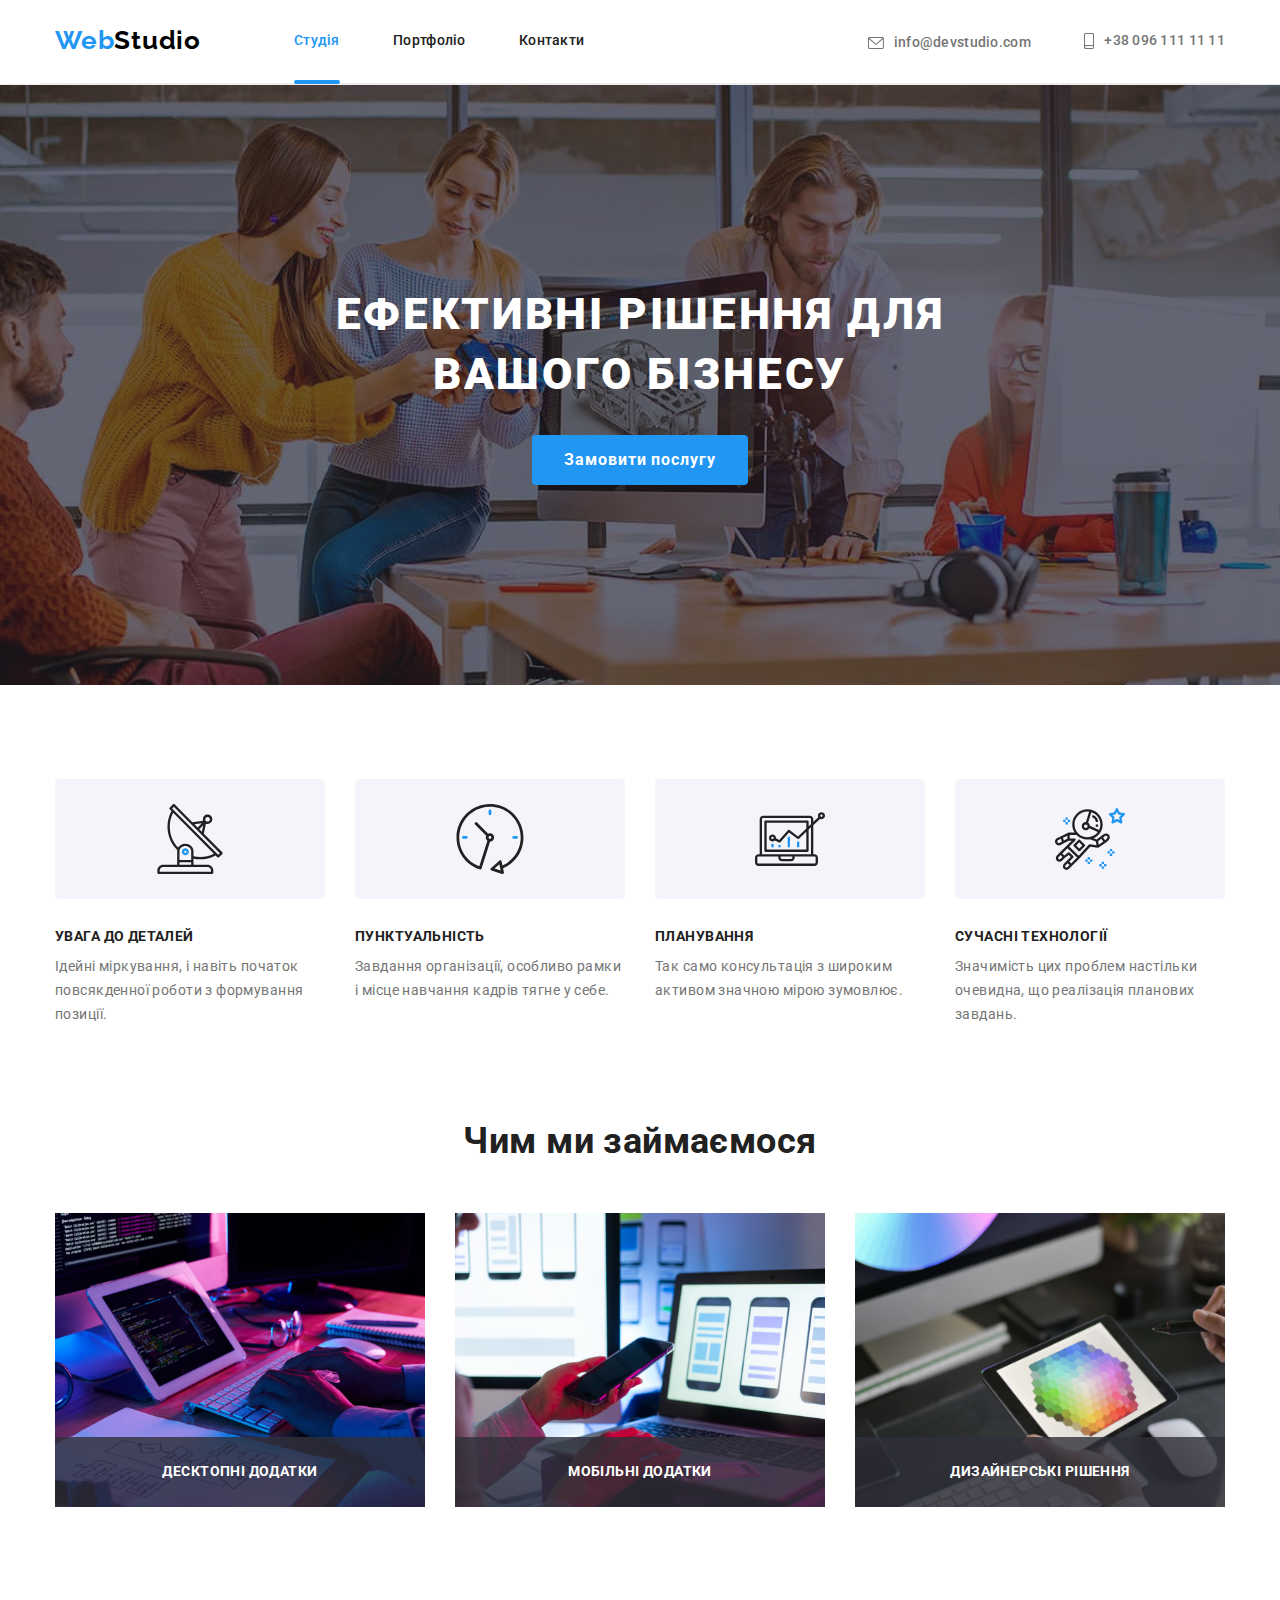
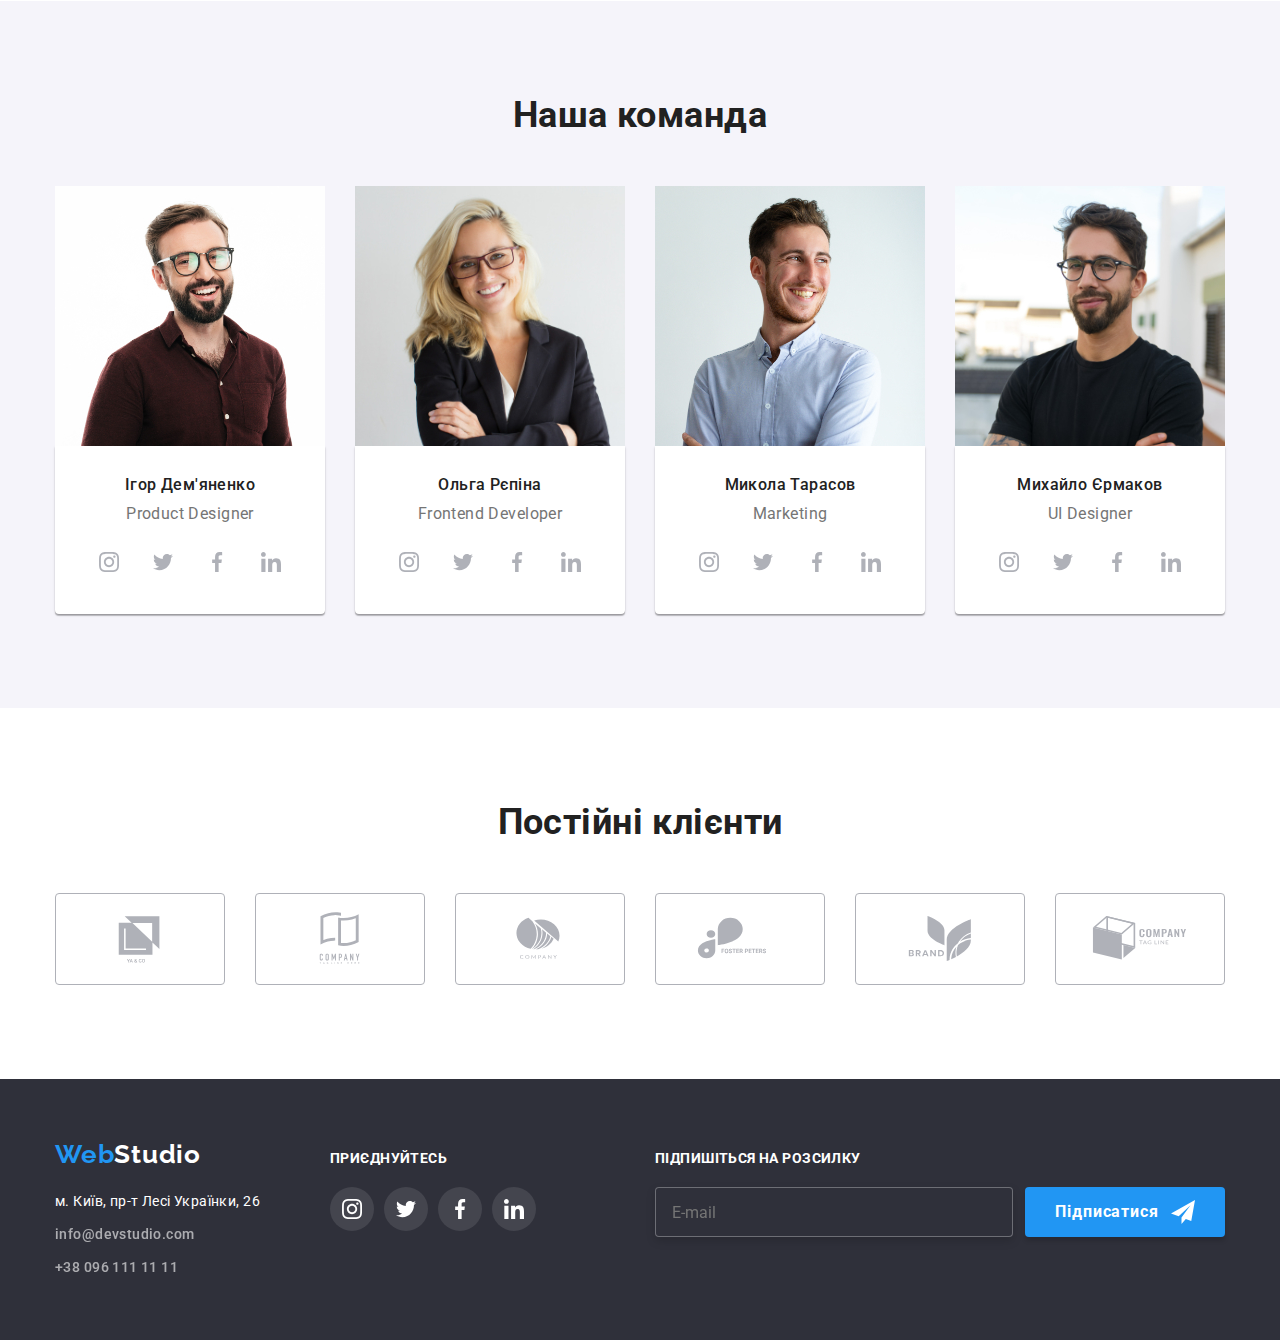
<file: index.html>
<!DOCTYPE html>
<html lang="uk">
  <head>
    <meta charset="UTF-8" />
    <meta http-equiv="X-UA-Compatible" content="IE=edge" />
    <meta name="viewport" content="width=device-width, initial-scale=1.0" />
    <link rel="preconnect" href="https://fonts.googleapis.com" />
    <link rel="preconnect" href="https://fonts.gstatic.com" crossorigin />
    <link
      href="https://fonts.googleapis.com/css2?family=Raleway:wght@700&family=Roboto:wght@400;500;700;900&display=swap"
      rel="stylesheet"
    />
    <link
      rel="stylesheet"
      href="https://cdnjs.cloudflare.com/ajax/libs/modern-normalize/1.1.0/modern-normalize.min.css"
    />
    <link rel="stylesheet" href="css/styles.css" />
    <title>Document</title>
  </head>
  <body>
    <!--Шапка сайта-->

    <header class="header">
      <div class="container header">
        <nav class="nav">
          <a class="nav__logo nav__logo--right" href="./index.html"
            >Web<span class="nav__logo--black">Studio</span></a
          >
          <ul class="nav-list">
            <li class="nav-item">
              <a href="./index.html" class="nav-list__link--current">Студія</a>
            </li>
            <li class="nav-item">
              <a href="./portfolio.html" class="nav-list__link">Портфоліо</a>
            </li>
            <li class="nav-item">
              <a href="" class="nav-list__link">Контакти</a>
            </li>
          </ul>
        </nav>
        <ul class="nav-list">
          <li class="nav-item">
            <a class="nav-list__contact" href="mailto:info@devstudio.com">
              <svg class="icon envelope">
                <use href="./images/symbol-defs.svg#envelope"></use>
              </svg>
              info@devstudio.com</a
            >
          </li>
          <li class="nav-item">
            <a class="nav-list__contact" href="tel:+380961111111">
              <svg class="icon smartphone">
                <use href="./images/symbol-defs.svg#smartphone"></use>
              </svg>
              +38 096 111 11 11</a
            >
          </li>
        </ul>
      </div>
    </header>

    <!--Герой-->
    <main>
      <section class="hero">
        <div class="container">
          <h1 class="hero-title">
            Ефективні рішення для<br />
            вашого бізнесу
          </h1>
          <button data-modal-open class="btn" type="button">
            Замовити послугу
          </button>
        </div>
      </section>
      <!--Особливості-->
      <section class="section special">
        <div class="container">
          <h2 hidden>Особливості</h2>
          <ul class="wwd">
            <li class="list">
              <div class="features-icon">
                <svg class="icon">
                  <use href="./images/symbol-defs.svg#antenna"></use>
                </svg>
              </div>
              <h3 class="specialities">УВАГА ДО ДЕТАЛЕЙ</h3>
              <p class="paragraph-title">
                Ідейні міркування, і навіть початок повсякденної роботи з
                формування позиції.
              </p>
            </li>
            <li class="list">
              <div class="features-icon">
                <svg class="icon">
                  <use href="./images/symbol-defs.svg#clock"></use>
                </svg>
              </div>
              <h3 class="specialities">ПУНКТУАЛЬНІСТЬ</h3>
              <p class="paragraph-title">
                Завдання організації, особливо рамки і місце навчання кадрів
                тягне у себе.
              </p>
            </li>
            <li class="list">
              <div class="features-icon">
                <svg class="icon">
                  <use href="./images/symbol-defs.svg#diagram"></use>
                </svg>
              </div>
              <h3 class="specialities">ПЛАНУВАННЯ</h3>
              <p class="paragraph-title">
                Так само консультація з широким активом значною мірою зумовлює.
              </p>
            </li>
            <li class="list">
              <div class="features-icon">
                <svg class="icon">
                  <use href="./images/symbol-defs.svg#astronaut"></use>
                </svg>
              </div>
              <h3 class="specialities">СУЧАСНІ ТЕХНОЛОГІЇ</h3>
              <p class="paragraph-title">
                Значимість цих проблем настільки очевидна, що реалізація
                планових завдань.
              </p>
            </li>
          </ul>
        </div>
      </section>
      <!--Чим ми займаємося-->
      <section class="section-work">
        <div class="container">
          <h2 class="our-work">Чим ми займаємося</h2>
          <ul class="wwd">
            <li class="list">
              <img
                src="./images/tablet.jpg"
                alt="tablet apple with text typing "
                width="370"
              />
              <p class="description-text">Десктопні додатки</p>
            </li>
            <li class="list">
              <img src="./images/laptop.jpg" alt="laptop apple" width="370" />
              <p class="description-text">Мобільні додатки</p>
            </li>
            <li class="list">
              <img
                src="./images/tablet2.jpg"
                alt="tablet apple with colour picture "
                width="370"
              />
              <p class="description-text">Дизайнерські рішення</p>
            </li>
          </ul>
        </div>
      </section>

      <!--Наша команда-->
      <section class="section-team">
        <div class="container">
          <h2 class="section-team__title">Наша команда</h2>
          <ul class="wwd">
            <li class="list">
              <img src="./images/ihor.jpg" alt="Ігор Дем'яненко" width="270" />
              <div class="prof-name">
                <h3 class="team-name">Ігор Дем'яненко</h3>
                <p class="team-position">Product Designer</p>
                <ul class="list icon-social">
                  <li>
                    <a href="https://www.instagram.com/" class="link-team">
                      <svg class="icon">
                        <use href="./images/symbol-defs.svg#instagram"></use>
                      </svg>
                    </a>
                  </li>
                  <li class="item">
                    <a href="https://twitter.com/" class="link-team">
                      <svg class="icon">
                        <use href="./images/symbol-defs.svg#twitter"></use>
                      </svg>
                    </a>
                  </li>
                  <li class="item">
                    <a href="https://www.facebook.com/" class="link-team">
                      <svg class="icon">
                        <use href="./images/symbol-defs.svg#facebook"></use>
                      </svg>
                    </a>
                  </li>
                  <li class="item">
                    <a href="https://www.linkedin.com/" class="link-team">
                      <svg class="icon">
                        <use href="./images/symbol-defs.svg#linkedin"></use>
                      </svg>
                    </a>
                  </li>
                </ul>
              </div>
            </li>
            <li class="list">
              <img src="./images/olha.jpg" alt="Ольга Рєпіна" width="270" />
              <div class="prof-name">
                <h3 class="team-name">Ольга Рєпіна</h3>
                <p class="team-position">Frontend Developer</p>
                <ul class="list icon-social">
                  <li>
                    <a href="https://www.instagram.com/" class="link-team">
                      <svg class="icon">
                        <use href="./images/symbol-defs.svg#instagram"></use>
                      </svg>
                    </a>
                  </li>
                  <li class="item">
                    <a href="https://twitter.com/" class="link-team">
                      <svg class="icon">
                        <use href="./images/symbol-defs.svg#twitter"></use>
                      </svg>
                    </a>
                  </li>
                  <li class="item">
                    <a href="https://www.facebook.com/" class="link-team">
                      <svg class="icon">
                        <use href="./images/symbol-defs.svg#facebook"></use>
                      </svg>
                    </a>
                  </li>
                  <li class="item">
                    <a href="https://www.linkedin.com/" class="link-team">
                      <svg class="icon">
                        <use href="./images/symbol-defs.svg#linkedin"></use>
                      </svg>
                    </a>
                  </li>
                </ul>
              </div>
            </li>
            <li class="list">
              <img src="./images/mykola.jpg" alt="Микола Тарасов" width="270" />
              <div class="prof-name">
                <h3 class="team-name">Микола Тарасов</h3>
                <p class="team-position">Marketing</p>
                <ul class="list icon-social">
                  <li>
                    <a href="https://www.instagram.com/" class="link-team">
                      <svg class="icon">
                        <use href="./images/symbol-defs.svg#instagram"></use>
                      </svg>
                    </a>
                  </li>
                  <li class="item">
                    <a href="https://twitter.com/" class="link-team">
                      <svg class="icon">
                        <use href="./images/symbol-defs.svg#twitter"></use>
                      </svg>
                    </a>
                  </li>
                  <li class="item">
                    <a href="https://www.facebook.com/" class="link-team">
                      <svg class="icon">
                        <use href="./images/symbol-defs.svg#facebook"></use>
                      </svg>
                    </a>
                  </li>
                  <li class="item">
                    <a href="https://www.linkedin.com/" class="link-team">
                      <svg class="icon">
                        <use href="./images/symbol-defs.svg#linkedin"></use>
                      </svg>
                    </a>
                  </li>
                </ul>
              </div>
            </li>
            <li class="list">
              <img
                src="./images/mykhailo.jpg"
                alt="Михайло Єрмаков"
                width="270"
              />
              <div class="prof-name">
                <h3 class="team-name">Михайло Єрмаков</h3>
                <p class="team-position">UI Designer</p>
                <ul class="list icon-social">
                  <li>
                    <a href="https://www.instagram.com/" class="link-team">
                      <svg class="icon">
                        <use href="./images/symbol-defs.svg#instagram"></use>
                      </svg>
                    </a>
                  </li>
                  <li class="item">
                    <a href="https://twitter.com/" class="link-team">
                      <svg class="icon">
                        <use href="./images/symbol-defs.svg#twitter"></use>
                      </svg>
                    </a>
                  </li>
                  <li class="item">
                    <a href="https://www.facebook.com/" class="link-team">
                      <svg class="icon">
                        <use href="./images/symbol-defs.svg#facebook"></use>
                      </svg>
                    </a>
                  </li>
                  <li class="item">
                    <a href="https://www.linkedin.com/" class="link-team">
                      <svg class="icon">
                        <use href="./images/symbol-defs.svg#linkedin"></use>
                      </svg>
                    </a>
                  </li>
                </ul>
              </div>
            </li>
          </ul>
        </div>
      </section>
      <!--Постійні клієнти-->
      <section class="section-clients">
        <div class="container">
          <h2 class="section-clients__title">Постійні клієнти</h2>
          <ul class="section-clients__list">
            <li>
              <a href="https://www.google.com/" class="section-clients__link">
                <svg class="section-clients__icon">
                  <use href="./images/symbol-defs.svg#Logo1"></use>
                </svg>
              </a>
            </li>
            <li>
              <a href="https://www.google.com/" class="section-clients__link">
                <svg class="section-clients__icon">
                  <use href="./images/symbol-defs.svg#Logo2"></use>
                </svg>
              </a>
            </li>
            <li>
              <a href="https://www.google.com/" class="section-clients__link">
                <svg class="section-clients__icon">
                  <use href="./images/symbol-defs.svg#Logo3"></use>
                </svg>
              </a>
            </li>
            <li>
              <a href="https://www.google.com/" class="section-clients__link">
                <svg class="section-clients__icon">
                  <use href="./images/symbol-defs.svg#Logo4"></use>
                </svg>
              </a>
            </li>
            <li>
              <a href="https://www.google.com/" class="section-clients__link">
                <svg class="section-clients__icon">
                  <use href="./images/symbol-defs.svg#Logo5"></use>
                </svg>
              </a>
            </li>
            <li>
              <a href="https://www.google.com/" class="section-clients__link">
                <svg class="section-clients__icon">
                  <use href="./images/symbol-defs.svg#Logo6"></use>
                </svg>
              </a>
            </li>
          </ul>
        </div>
      </section>
    </main>
    <footer class="footer">
      <div class="container">
        <div>
          <a class="nav__logo nav__logo--bottom" href="./index.html"
            >Web<span class="nav__logo--white">Studio</span></a
          >
          <address>
            <ul class="footer-address">
              <li class="footer-address__list">
                <a
                  class="footer-address__link"
                  href="https://goo.gl/maps/nPAizEGp3tmb85P76"
                  target="_blank"
                  rel="noopener noreferrer"
                  >м. Київ, пр-т Лесі Українки, 26
                </a>
              </li>
              <li class="footer-address__list">
                <a
                  class="footer-address__contact"
                  href="mailto:info@devstudio.com"
                  >info@devstudio.com</a
                >
              </li>
              <li class="footer-address__list">
                <a class="footer-address__contact" href="tel:+380961111111"
                  >+38 096 111 11 11</a
                >
              </li>
            </ul>
          </address>
        </div>
        <div class="footer-socials">
          <p class="footer-socials__title">Приєднуйтесь</p>
          <ul class="footer-socials__list">
            <li>
              <a href="https://www.instagram.com/" class="footer-socials__link">
                <svg class="footer-icon">
                  <use href="./images/symbol-defs.svg#instagram"></use>
                </svg>
              </a>
            </li>
            <li>
              <a href="https://twitter.com/" class="footer-socials__link">
                <svg class="footer-icon">
                  <use href="./images/symbol-defs.svg#twitter"></use>
                </svg>
              </a>
            </li>
            <li>
              <a href="https://www.facebook.com/" class="footer-socials__link">
                <svg class="footer-icon">
                  <use href="./images/symbol-defs.svg#facebook"></use>
                </svg>
              </a>
            </li>
            <li>
              <a href="https://www.linkedin.com/" class="footer-socials__link">
                <svg class="footer-icon">
                  <use href="./images/symbol-defs.svg#linkedin"></use>
                </svg>
              </a>
            </li>
          </ul>
        </div>
        <form name="email" class="footer-form">
          <p class="footer-socials__title">Підпишіться на розсилку</p>
          <div class="footer-input">
            <label>
              <input
                class="input-type"
                type="email"
                placeholder="E-mail"
                required
            /></label>
            <button type="submit" class="footer-form__button">
              Підписатися
            </button>
          </div>
        </form>
      </div>
    </footer>
    <div class="backdrop is-hidden" data-modal>
      <div class="modal">
        <button type="button" class="close" data-modal-close>
          <svg class="icon-modal">
            <use href="./images/symbol-defs.svg#close"></use>
          </svg>
        </button>
        <form action="registration" class="modal-form">
          <p class="text">Залиште свої дані, ми вам передзвонимо</p>
          <div class="form-field form-field-name">
            <label for="name" class="form-field-name">Ім'я</label>
            <div class="icon-container">
              <input
                type="text"
                name="name"
                id="name"
                autofocus
                class="input"
              />
              <svg class="modal-black-icon">
                <use href="./images/symbol-defs.svg#person-black"></use>
              </svg>
            </div>
          </div>
          <div class="form-field">
            <label for="tel" class="form-field-name">Телефон</label>
            <div class="icon-container">
              <input type="tel" name="tel" id="tel" class="input" />
              <svg class="modal-black-icon">
                <use href="./images/symbol-defs.svg#phone-black"></use>
              </svg>
            </div>
          </div>
          <div class="form-field">
            <label for="mail" class="form-field-name">Пошта</label>
            <div class="icon-container">
              <input type="email" name="mail" id="mail" class="input" />
              <svg class="modal-black-icon">
                <use href="./images/symbol-defs.svg#email-black"></use>
              </svg>
            </div>
          </div>
          <div class="form-field">
            <label for="comment" class="form-field-name">Коментар</label>
            <textarea
              name="comment"
              id="comment"
              rows="8"
              class="comment"
              placeholder="Введіть текст"
            ></textarea>
          </div>
          <div class="form-field checkbox">
            <label class="policy-label">
              <input
                type="checkbox"
                name="checkbox"
                class="checkbox-input"
              /><span class="checkbox-icon"></span>
              <span class="policy">Погоджуюся з розсилкою та приймаю</span
              ><a href="" class="policy-link">Умови договору</a></label
            >
          </div>
          <button type="submit" class="modal-form-button">Відправити</button>
        </form>
      </div>
    </div>
    <script src="./js/modal.js"></script>
  </body>
</html>
</file>
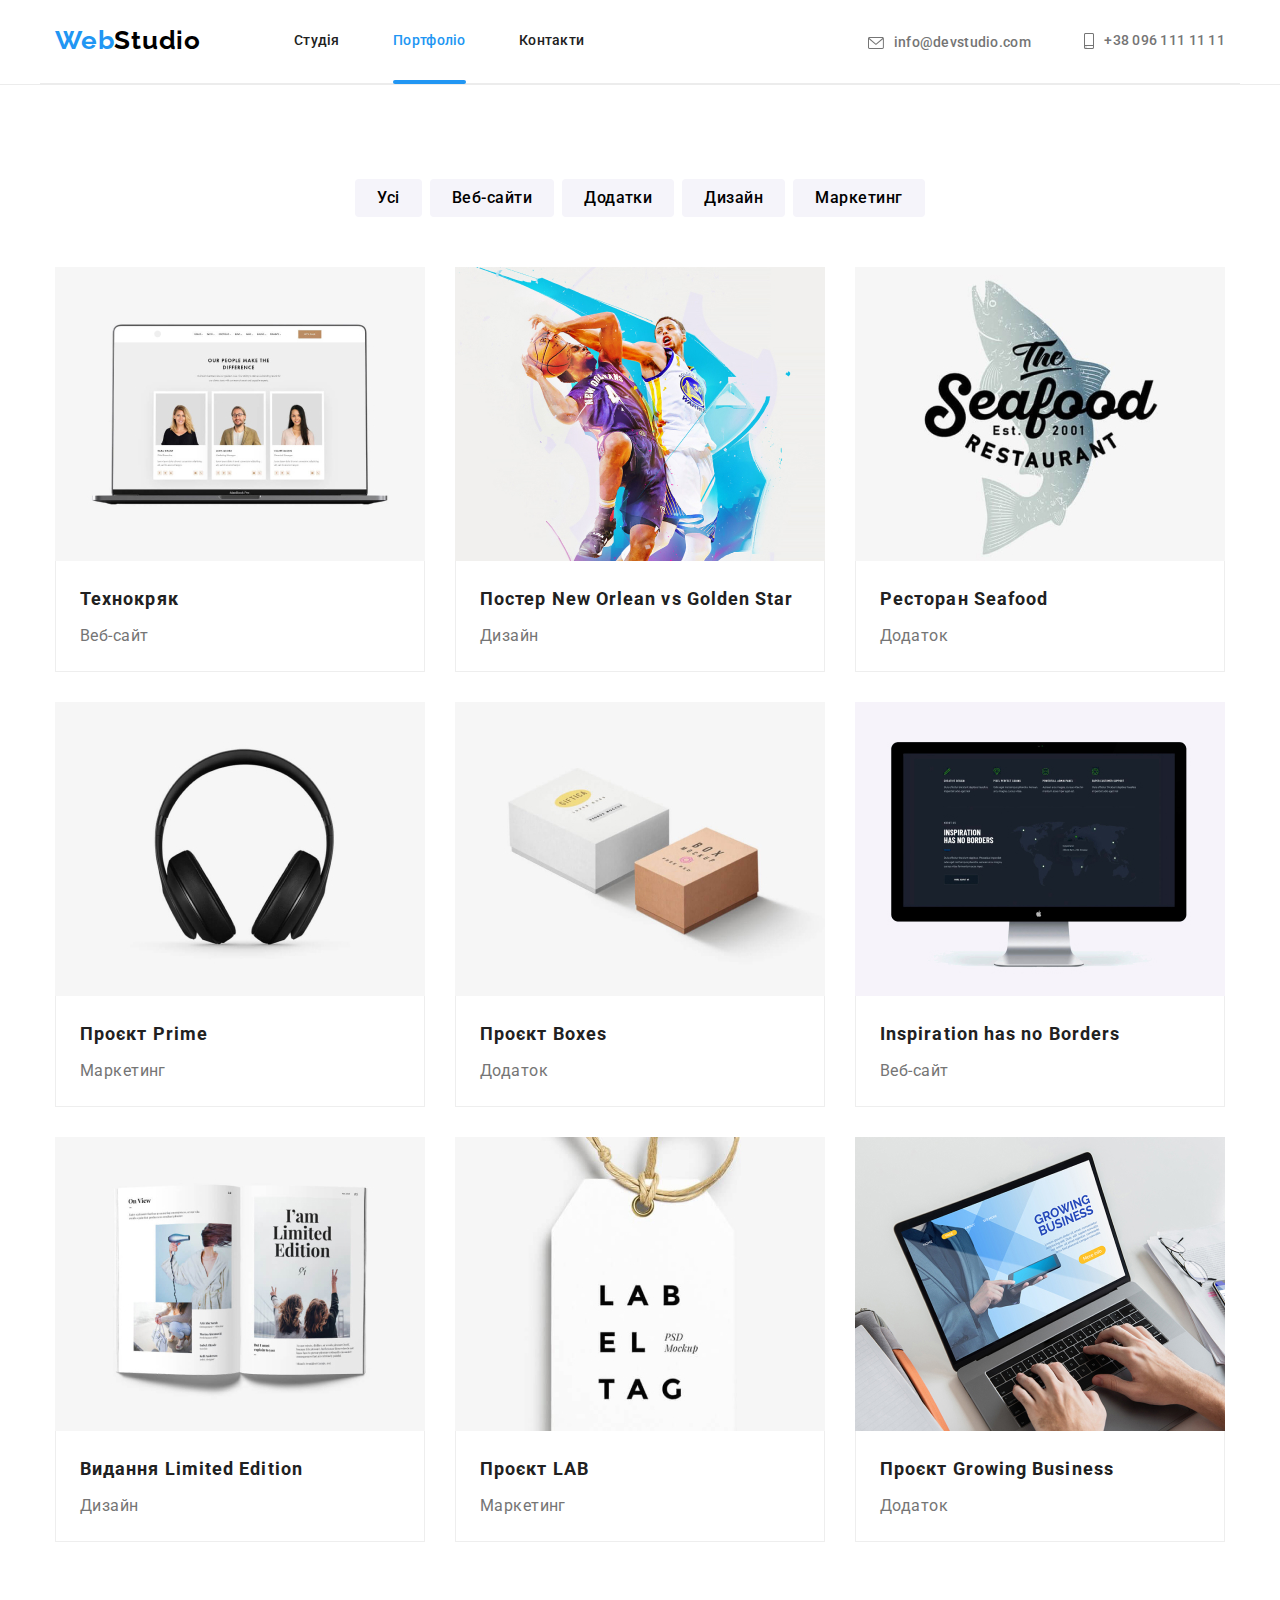
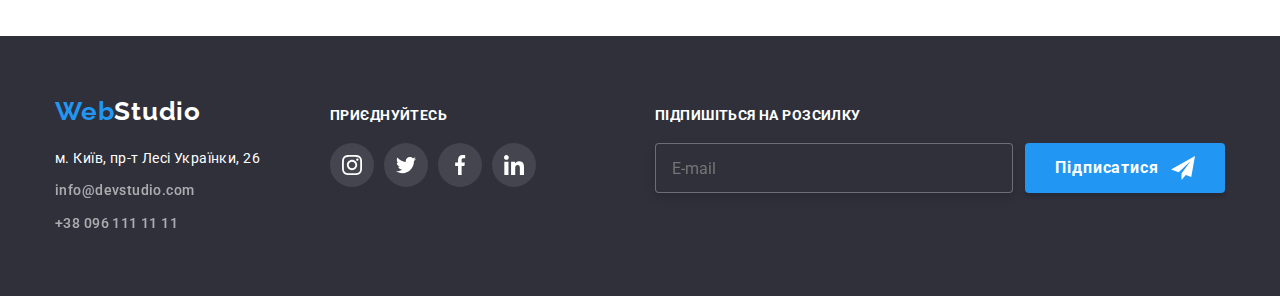
<file: portfolio.html>
<!DOCTYPE html>
<html lang="uk">
  <head>
    <meta charset="UTF-8" />
    <meta http-equiv="X-UA-Compatible" content="IE=edge" />
    <meta name="viewport" content="width=device-width, initial-scale=1.0" />
    <link rel="preconnect" href="https://fonts.googleapis.com" />
    <link rel="preconnect" href="https://fonts.gstatic.com" crossorigin />
    <link
      href="https://fonts.googleapis.com/css2?family=Raleway:wght@700&family=Roboto:wght@400;500;700;900&display=swap"
      rel="stylesheet"
    />
    <link
      rel="stylesheet"
      href="https://cdnjs.cloudflare.com/ajax/libs/modern-normalize/1.1.0/modern-normalize.min.css"
    />
    <link rel="stylesheet" href="css/styles.css" />
    <title>Document</title>
  </head>
  <body>
    <!--Шапка сайта-->
    <header class="header">
      <div class="container header">
        <nav class="nav">
          <a class="nav__logo nav__logo--right" href="./index.html"
            >Web<span class="nav__logo--black">Studio</span></a
          >
          <ul class="nav-list">
            <li class="nav-item">
              <a href="./index.html" class="nav-list__link">Студія</a>
            </li>
            <li class="nav-item">
              <a href="./portfolio.html" class="nav-list__link--current"
                >Портфоліо</a
              >
            </li>
            <li class="nav-item">
              <a href="" class="nav-list__link">Контакти</a>
            </li>
          </ul>
        </nav>
        <ul class="nav-list">
          <li class="nav-item">
            <a class="nav-list__contact" href="mailto:info@devstudio.com">
              <svg class="icon envelope">
                <use href="./images/symbol-defs.svg#envelope"></use>
              </svg>
              info@devstudio.com</a
            >
          </li>
          <li class="nav-item">
            <a class="nav-list__contact" href="tel:+380961111111">
              <svg class="icon smartphone">
                <use href="./images/symbol-defs.svg#smartphone"></use>
              </svg>
              +38 096 111 11 11</a
            >
          </li>
        </ul>
      </div>
    </header>
    <!--Герой-->
    <main>
      <section class="section-projects">
        <div class="container">
          <h1 hidden>Проєкти</h1>

          <ul class="buttons-set">
            <li class="buttons-set__list">
              <button class="buttons-set__button" type="button">Усі</button>
            </li>
            <li class="buttons-set__list">
              <button class="buttons-set__button" type="button">
                Веб-сайти
              </button>
            </li>
            <li class="buttons-set__list">
              <button class="buttons-set__button" type="button">Додатки</button>
            </li>
            <li class="buttons-set__list">
              <button class="buttons-set__button" type="button">Дизайн</button>
            </li>
            <li class="buttons-set__list">
              <button class="buttons-set__button" type="button">
                Маркетинг
              </button>
            </li>
          </ul>
          <ul class="card-set">
            <li class="card-set__gallery">
              <a class="card-set__list" href="https://www.google.com.ua">
                <div class="hidden-card">
                  <img
                    src="./portfolio-images/web-site-logo.jpg"
                    alt="web-site-logo"
                    width="370"
                  />
                  <p class="hidden-card__text">
                    Ресурс пропонує комплексні пропозиції з різним рівнем
                    функціоналу та сервісів. Все це дозволить відвідувачу
                    отримати вичерпні відомості про компанію чи приватну особу.
                  </p>
                </div>
                <div class="project-description">
                  <h2 class="project-description__name">Технокряк</h2>
                  <p class="project-description__list">Веб-сайт</p>
                </div></a
              >
            </li>
            <li class="card-set__gallery">
              <a class="card-set__list" href="https://www.google.com.ua">
                <div class="hidden-card">
                  <img
                    src="./portfolio-images/poster.jpg"
                    alt="poster"
                    width="370"
                  />
                  <p class="hidden-card__text">
                    Ресурс пропонує комплексні пропозиції з різним рівнем
                    функціоналу та сервісів. Все це дозволить відвідувачу
                    отримати вичерпні відомості про компанію чи приватну особу.
                  </p>
                </div>
                <div class="project-description">
                  <h2 class="project-description__name">
                    Постер <span lang="en"> New Orlean vs Golden Star</span>
                  </h2>
                  <p class="project-description__list">Дизайн</p>
                </div></a
              >
            </li>
            <li class="card-set__gallery">
              <a class="card-set__list" href="https://www.google.com.ua"
                ><div class="hidden-card">
                  <img
                    src="./portfolio-images/seafood.jpg"
                    alt="seafood"
                    width="370"
                  />
                  <p class="hidden-card__text">
                    The best seafood in Zhmerynka.
                  </p>
                </div>
                <div class="project-description">
                  <h2 class="project-description__name">
                    Ресторан <span lang="en">Seafood</span>
                  </h2>
                  <p class="project-description__list">Додаток</p>
                </div></a
              >
            </li>
            <li class="card-set__gallery">
              <a class="card-set__list" href="https://www.google.com.ua"
                ><div class="hidden-card">
                  <img
                    src="./portfolio-images/headset.jpg"
                    alt="headset"
                    width="370"
                  />
                  <p class="hidden-card__text">
                    Ресурс пропонує комплексні пропозиції з різним рівнем
                    функціоналу та сервісів. Все це дозволить відвідувачу
                    отримати вичерпні відомості про компанію чи приватну особу.
                  </p>
                </div>
                <div class="project-description">
                  <h2 class="project-description__name">
                    Проєкт <span lang="en">Prime</span>
                  </h2>
                  <p class="project-description__list">Маркетинг</p>
                </div></a
              >
            </li>
            <li class="card-set__gallery">
              <a class="card-set__list" href="https://www.google.com.ua"
                ><div class="hidden-card">
                  <img
                    src="./portfolio-images/boxes.jpg"
                    alt="boxes"
                    width="370"
                  />
                  <p class="hidden-card__text">
                    Ресурс пропонує комплексні пропозиції з різним рівнем
                    функціоналу та сервісів. Все це дозволить відвідувачу
                    отримати вичерпні відомості про компанію чи приватну особу.
                  </p>
                </div>
                <div class="project-description">
                  <h2 class="project-description__name">
                    Проєкт <span lang="en">Boxes</span>
                  </h2>
                  <p class="project-description__list">Додаток</p>
                </div></a
              >
            </li>
            <li class="card-set__gallery">
              <a class="card-set__list" href="https://www.google.com.ua"
                ><div class="hidden-card">
                  <img
                    src="./portfolio-images/website-inspiration.jpg"
                    alt="website-inspiration"
                    width="370"
                  />
                  <p class="hidden-card__text">
                    Ресурс пропонує комплексні пропозиції з різним рівнем
                    функціоналу та сервісів. Все це дозволить відвідувачу
                    отримати вичерпні відомості про компанію чи приватну особу.
                  </p>
                </div>
                <div class="project-description">
                  <h2 lang="en" class="project-description__name">
                    Inspiration has no Borders
                  </h2>
                  <p class="project-description__list">Веб-сайт</p>
                </div></a
              >
            </li>
            <li class="card-set__gallery">
              <a class="card-set__list" href="https://www.google.com.ua"
                ><div class="hidden-card">
                  <img
                    src="./portfolio-images/le-magazine.jpg"
                    alt="le-magazine"
                    width="370"
                  />
                  <p class="hidden-card__text">
                    Ресурс пропонує комплексні пропозиції з різним рівнем
                    функціоналу та сервісів. Все це дозволить відвідувачу
                    отримати вичерпні відомості про компанію чи приватну особу.
                  </p>
                </div>
                <div class="project-description">
                  <h2 class="project-description__name">
                    Видання <span lang="en">Limited Edition</span>
                  </h2>
                  <p class="project-description__list">Дизайн</p>
                </div></a
              >
            </li>
            <li class="card-set__gallery">
              <a class="card-set__list" href="https://www.google.com.ua"
                ><div class="hidden-card">
                  <img
                    src="./portfolio-images/project-lab.jpg"
                    alt="project-lab"
                    width="370"
                  />
                  <p class="hidden-card__text">
                    Ресурс пропонує комплексні пропозиції з різним рівнем
                    функціоналу та сервісів. Все це дозволить відвідувачу
                    отримати вичерпні відомості про компанію чи приватну особу.
                  </p>
                </div>
                <div class="project-description">
                  <h2 class="project-description__name">
                    Проєкт <span lang="en">LAB</span>
                  </h2>
                  <p class="project-description__list">Маркетинг</p>
                </div></a
              >
            </li>
            <li class="card-set__gallery">
              <a class="card-set__list" href="https://www.google.com.ua"
                ><div class="hidden-card">
                  <img
                    src="./portfolio-images/growing-business-logo.jpg"
                    alt="growing-business-logo"
                    width="370"
                  />
                  <p class="hidden-card__text">
                    Ресурс пропонує комплексні пропозиції з різним рівнем
                    функціоналу та сервісів. Все це дозволить відвідувачу
                    отримати вичерпні відомості про компанію чи приватну особу.
                  </p>
                </div>
                <div class="project-description">
                  <h2 class="project-description__name">
                    Проєкт <span lang="en">Growing Business</span>
                  </h2>
                  <p class="project-description__list">Додаток</p>
                </div>
              </a>
            </li>
          </ul>
        </div>
      </section>
    </main>
    <footer class="footer">
      <div class="container">
        <div>
          <a class="nav__logo nav__logo--bottom" href="./index.html"
            >Web<span class="nav__logo--white">Studio</span></a
          >
          <address>
            <ul class="footer-address">
              <li class="footer-address__list">
                <a
                  class="footer-address__link"
                  href="https://goo.gl/maps/nPAizEGp3tmb85P76"
                  target="_blank"
                  rel="noopener noreferrer"
                  >м. Київ, пр-т Лесі Українки, 26
                </a>
              </li>
              <li class="footer-address__list">
                <a
                  class="footer-address__contact"
                  href="mailto:info@devstudio.com"
                  >info@devstudio.com</a
                >
              </li>
              <li class="footer-address__list">
                <a class="footer-address__contact" href="tel:+380961111111"
                  >+38 096 111 11 11</a
                >
              </li>
            </ul>
          </address>
        </div>
        <div class="footer-socials">
          <p class="footer-socials__title">Приєднуйтесь</p>
          <ul class="list icon-social">
            <li>
              <a href="https://www.instagram.com/" class="footer-socials__link">
                <svg class="icon">
                  <use href="./images/symbol-defs.svg#instagram"></use>
                </svg>
              </a>
            </li>
            <li>
              <a href="https://twitter.com/" class="footer-socials__link">
                <svg class="icon">
                  <use href="./images/symbol-defs.svg#twitter"></use>
                </svg>
              </a>
            </li>
            <li>
              <a href="https://www.facebook.com/" class="footer-socials__link">
                <svg class="icon">
                  <use href="./images/symbol-defs.svg#facebook"></use>
                </svg>
              </a>
            </li>
            <li>
              <a href="https://www.linkedin.com/" class="footer-socials__link">
                <svg class="icon">
                  <use href="./images/symbol-defs.svg#linkedin"></use>
                </svg>
              </a>
            </li>
          </ul>
        </div>
        <form name="email" class="footer-form">
          <p class="footer-socials__title">Підпишіться на розсилку</p>
          <div class="footer-input">
            <label>
              <input
                class="input-type"
                type="email"
                placeholder="E-mail"
                required
            /></label>
            <button type="submit" class="footer-form__button">
              Підписатися
            </button>
          </div>
        </form>
      </div>
    </footer>
    <script src="./js/modal.js"></script>
  </body>
</html>
</file>
<file: css/styles.css>
:root {
  --main-title-color: #ffffff;
  --secondary-title-color: #757575;
  --main-text-color: #212121;
  --logo-text-color: #000000;
  --button-primary-color: #ffffff;
  --third-title-color: #2196f3;
  --footer-title-color: #2f303a;
  --hero-title-color: #2f303a;
  --section-team-color: #f5f4fa;
  --header-border-color: #ececec;
  --social-media: #afb1b8;
  --clients-link: #f5f5f5;
  --modal-window-color: #ffffff;
}

body {
  background-color: #ffffff;
  font-family: "Roboto", sans-serif;
  font-size: 14px;
  letter-spacing: 0.03em;
  margin: 0 auto;
}

h1,
h2,
h3,
h4,
h5,
h6,
p {
  margin: 0;
}

img {
  display: block;
  max-width: 100%;
  height: auto;
}

.container {
  width: 1200px;
  padding: 0 15px;
  margin: 0 auto;
}

.header {
  display: flex;
  justify-content: center;
  align-items: baseline;
  border-bottom: 1px solid var(--header-border-color);
  background-color: var(--main-title-color);
}

.list {
  list-style: none;
  margin: 0;
  padding: 0;
}

/*Header*/
/*Logo*/

.nav {
  display: flex;
  align-items: center;
}

.nav__logo {
  font-family: "Raleway", sans-serif;
  color: var(--third-title-color);
  font-size: 26px;
  font-weight: 700;
  line-height: 1.19;
  letter-spacing: 0.03em;
  text-decoration: none;
  display: block;
}

.nav__logo--right {
  margin-right: 93px;
}

.nav__logo--white {
  color: var(--main-title-color);
}

.nav__logo--bottom {
  margin-bottom: 20px;
}

.nav__logo--black {
  color: var(--logo-text-color);
}

.nav__logo:focus,
.nav__logo:active {
  font-size: 26px;
  font-weight: 700;
}

/*End of Logo*/

.nav-item {
  list-style: none;
  margin: 0;
  padding: 0;
}

.nav-list {
  margin-left: auto;
  align-items: center;
  padding: 0;
  margin-top: 0;
  margin-bottom: 0;
}

.nav-item {
  display: inline-block;
  justify-content: center;
  padding-top: 32px;
  padding-bottom: 32px;
}

.nav-item:not(:last-child) {
  margin-right: 50px;
}

.nav-list__link {
  position: relative;
  text-decoration: none;
  font-weight: 500;
  font-size: 14px;
  line-height: 16px;
  letter-spacing: 0.02em;
  color: var(--main-text-color);
  padding-top: 32px;
  padding-bottom: 32px;
  transition: color 250ms cubic-bezier(0.4, 0, 0.2, 1);
}

.nav-list__link::after {
  content: "";
  position: absolute;
  bottom: 0;
  left: 0;
  display: block;
  width: 100%;
  height: 4px;
  border-radius: 2px;
  opacity: 0;
  transition: opacity 250ms cubic-bezier(0.4, 0, 0.2, 1);
  background-color: var(--third-title-color);
}

.nav-list__link:hover,
.nav-list__link:focus {
  color: var(--third-title-color);
}

.nav-list__link--current {
  position: relative;
  color: var(--third-title-color);
  font-weight: 500;
  line-height: 1.14;
  letter-spacing: 0.02em;
  text-decoration: none;
  padding-top: 32px;
  padding-bottom: 32px;
  transition: color 250ms cubic-bezier(0.4, 0, 0.2, 1);
}

.nav-list__link--current::after {
  content: "";
  position: absolute;
  bottom: -4px;
  left: 0;
  display: block;
  width: 100%;
  height: 4px;
  border-radius: 2px;
  opacity: 1;
  transition: opacity 250ms cubic-bezier(0.4, 0, 0.2, 1);
  background-color: var(--third-title-color);
}

.nav-list__link--current:hover::after,
.nav-list__link--current:focus::after {
  opacity: 1;
}

.nav-list__contact {
  display: flex;
  text-align: center;
  gap: 10px;
  font-weight: 500;
  line-height: 1.14;
  color: var(--secondary-title-color);
  letter-spacing: 0.02em;
  text-decoration: none;
}

.nav-list__contact:hover,
.nav-list__contact:focus {
  color: var(--third-title-color);
  transition: color 250ms cubic-bezier(0.4, 0, 0.2, 1);
}

.icon.envelope {
  width: 16px;
  height: 12px;
  margin: auto;
  fill: currentColor;
}

.icon.smartphone {
  width: 10px;
  height: 16px;
  margin: auto;
  fill: currentColor;
}

/*End of Header*/

/*Main*/
/*Hero*/

/* .section {
  padding-top: 200px;
  padding-bottom: 200px;
  margin-left: auto;
  margin-right: auto;
} */

.section.special {
  padding-top: 94px;
  padding-bottom: 0;
}

.hero {
  background-color: var(--hero-title-color);
  text-align: center;
  padding: 200px 0;
  max-width: 1600px;
  height: 600px;
  margin: 0 auto;
  background-image: linear-gradient(
      to right,
      rgba(47, 48, 58, 0.4),
      rgba(47, 48, 58, 0.4)
    ),
    url(../images/hero-bg.jpg);
  background-repeat: no-repeat;
  background-position: center;
  background-size: cover;
}

.hero-title {
  margin-top: 0px;
  margin-bottom: 30px;
  font-weight: 900;
  font-size: 44px;
  line-height: 1.36;
  color: var(--main-title-color);
  background-color: var(--hero-title-color) a;
  text-align: center;
  letter-spacing: 0.06em;
  text-transform: uppercase;
}

/*End of Hero*/

/*Specialities*/

.specialities {
  font-weight: 700;
  font-size: 14px;
  line-height: 1.14;
  color: var(--main-text-color);
  margin-bottom: 10px;
}

.features-icon {
  background-color: var(--section-team-color);
  border-radius: 4px;
  display: flex;
  justify-content: center;
  align-items: center;
  margin-bottom: 30px;
  padding: 25px 0;
}

.features.list {
  display: flex;
  flex-direction: row;
  column-gap: 30px;
}

.icon {
  width: 70px;
  height: 70px;
}

.paragraph-title {
  font-weight: 400;
  line-height: 1.71;
  color: var(--secondary-title-color);
  margin-bottom: 0;
}

/*End of Specialities*/

/* <!--Чим ми займаємося--> */

.wwd {
  display: flex;
  padding: 0;
  margin: 0;
}

.buttons-set {
  display: flex;
  padding-left: 0;
  justify-content: center;
  margin-left: 0;
  margin-top: 0;
  margin-bottom: 50px;
}

.buttons-set :not(:last-child) {
  margin-right: 8px;
}

.wwd .list {
  width: 270px;
}
.wwd .list:not(:last-child) {
  margin-right: 30px;
}

.list {
  position: relative;
}

.list .description-text {
  position: absolute;
  display: flex;
  justify-content: center;
  align-items: center;
  width: 370px;
  height: 70px;

  bottom: 0;
  left: 0;

  font-weight: 700;
  line-height: 1.2;
  color: var(--main-title-color);
  background: rgba(47, 48, 58, 0.8);
  text-transform: uppercase;
}

.wwd-items {
  margin: 15px;
}

.section-work .list {
  width: 370px;
}

.our-work,
.section-team__title,
.section-clients__title {
  font-weight: 700;
  font-size: 36px;
  line-height: 1.16;
  color: var(--main-text-color);
  text-align: center;
  margin-bottom: 50px;
}

.section-work {
  padding-top: 94px;
  padding-bottom: 94px;
}

.section-projects {
  padding-top: 94px;
  padding-bottom: 94px;
}

/*<!--Наша команда-->*/

.section-team {
  background-color: var(--section-team-color);
  padding-top: 94px;
  padding-bottom: 94px;
}

.prof-name {
  background-color: var(--main-title-color);
  padding: 30px 0;
  box-shadow: 0px 1px 3px rgba(0, 0, 0, 0.12), 0px 1px 1px rgba(0, 0, 0, 0.14),
    0px 2px 1px rgba(0, 0, 0, 0.2);
  border-radius: 0px 0px 4px 4px;
}

.team-name {
  font-weight: 500;
  font-size: 16px;
  line-height: 1.16;
  text-align: center;
  color: var(--main-text-color);
  margin-bottom: 10px;
}

.link-team {
  color: var(--main-text-color);
  font-weight: 500;
  line-height: 1.14;
  letter-spacing: 0.02em;
  text-decoration: none;
}

.icon-social .link-team {
  fill: var(--social-media);
  width: 44px;
  height: 44px;
  display: flex;
  justify-content: center;
  align-items: center;
  border-radius: 50%;
  transition: fill 250ms cubic-bezier(0.4, 0, 0.2, 1),
    background-color 250ms cubic-bezier(0.4, 0, 0.2, 1);
}

.icon-social .link-team:hover,
.icon-social .link-team:focus {
  background-color: var(--third-title-color);
  fill: var(--button-primary-color);
}

.team-position {
  font-weight: 400;
  font-size: 16px;
  line-height: 1.18;
  color: var(--secondary-title-color);
  text-align: center;
  margin-bottom: 16px;
}

.list.icon-social {
  display: flex;
  flex-direction: row;
  justify-content: center;
  column-gap: 10px;
}

.icon-social .icon {
  width: 20px;
  height: 20px;
}

.icon-social .link {
  fill: var(--social-media);
  width: 44px;
  height: 44px;
  display: flex;
  justify-content: center;
  align-items: center;
  border-radius: 50%;
  transition: fill 250ms cubic-bezier(0.4, 0, 0.2, 1),
    background-color 250ms cubic-bezier(0.4, 0, 0.2, 1);
}

.icon-social .link:hover,
.icon-social .link:focus {
  background-color: var(--third-title-color);
  fill: var(--button-primary-color);
}

/* <!--End of Наша команда--> */

/* <!--Постійні клієнти--> */

.section-clients {
  padding-top: 94px;
  padding-bottom: 94px;
}

.section-clients__list {
  display: flex;
  flex-direction: row;
  gap: 30px;
  margin: 0;
  padding: 0;
  list-style-type: none;
}

.section-clients__icon {
  width: 106px;
  height: 60px;
  fill: currentColor;
}

.section-clients__link {
  border-radius: 4px;
  width: 170px;
  height: 92px;
  display: flex;
  justify-content: center;
  align-items: center;
  border: 1px solid currentColor;
  color: var(--social-media);
  transition: color 250ms cubic-bezier(0.4, 0, 0.2, 1);
}

.section-clients__link:hover,
.section-clients__link:focus {
  color: var(--third-title-color);
}

/* <!--End of Постійні клієнти--> */

/* <!--P O R T F O L I O--> */

.project-description {
  padding: 20px 24px;
  background-color: var(---main-title-color);
  border: 1px solid #eeeeee;
  border-top: 0;
}

.card-set {
  margin: 0;
  padding-left: 0;
  display: flex;
  flex-wrap: wrap;
  gap: 30px;
}

.card-set__list {
  text-decoration: none;
}

.card-set__gallery {
  list-style: none;
  margin: 0;
  padding: 0;
}

.card-set__gallery .card-set__list {
  display: block;
}

.card-set__gallery .card-set__list:hover,
.card-set__gallery .card-set__list:focus {
  box-shadow: 0px 1px 1px rgba(0, 0, 0, 0.12), 0px 4px 4px rgba(0, 0, 0, 0.06),
    1px 4px 6px rgba(0, 0, 0, 0.16);
  transition: color 250ms cubic-bezier(0.4, 0, 0.2, 1);
}

.hidden-card {
  position: relative;
  overflow: hidden;
}

.hidden-card__text {
  position: absolute;
  bottom: 0;
  left: 0;
  width: 100%;
  height: 100%;
  padding: 63px 24px;
  transform: translateY(100%);
  transition: transform 250ms cubic-bezier(0.4, 0, 0.2, 1);
  font-weight: 400;
  font-size: 18px;
  line-height: 1.56;
  color: var(--main-title-color);
  background: rgba(33, 150, 243, 0.9);
}

.card-set .card-set__list:hover .hidden-card__text,
.card-set .card-set__list:focus .hidden-card__text {
  transform: translateY(0%);
}

.buttons-set__button {
  padding: 6px 22px;
  cursor: pointer;
  font-family: inherit;
  color: inherit;
  background-color: var(--section-team-color);
  font-weight: 500;
  font-size: 16px;
  line-height: 1.62;
  border: solid transparent;
  border-radius: 4px;
  text-align: center;
  white-space: nowrap;
  letter-spacing: 0.03em;
  border: 0;
  transition: box-shadow 250ms cubic-bezier(0.4, 0, 0.2, 1),
    color 250ms cubic-bezier(0.4, 0, 0.2, 1),
    background-color 250ms cubic-bezier(0.4, 0, 0.2, 1);
}

.buttons-set__button:hover,
.buttons-set__button:focus {
  box-shadow: 0px 3px 1px rgba(0, 0, 0, 0.1), 0px 1px 2px rgba(0, 0, 0, 0.08),
    0px 2px 2px rgba(0, 0, 0, 0.12);
  color: var(--button-primary-color);
  background-color: var(--third-title-color);
}

.buttons-set__list {
  list-style: none;
  margin: 0;
  padding: 0;
}

.btn {
  border-radius: 4px;
  padding: 10px 32px;
  color: var(--button-primary-color);
  background-color: var(--third-title-color);
  border: var(--third-title-color);
  letter-spacing: 0.06em;
  font-size: 16px;
  line-height: 1.88;
  font-weight: 700;
  min-width: 216px;
  text-align: center;
  margin-bottom: 0;
  transition: color 250ms cubic-bezier(0.4, 0, 0.2, 1);
}

.btn:hover,
.btn:focus {
  color: var(---main-title-color);
  background-color: var(--third-title-color);
  border: var(--third-title-color);
  opacity: 1;
  transition: color 250ms cubic-bezier(0.4, 0, 0.2, 1);
}

/*Modal*/

.backdrop {
  position: fixed;
  top: 0;
  left: 0;
  width: 100%;
  height: 100%;
  z-index: 2;
  transition: opacity 250ms cubic-bezier(0.4, 0, 0.2, 1);
  background-color: rgba(0, 0, 0, 0.2);
}

.backdrop.is-hidden {
  opacity: 0;
  pointer-events: none;
}

.modal {
  position: absolute;
  top: 50%;
  left: 50%;
  transform: translate(-50%, -50%);
  padding: 40px;
  min-width: 528px;
  min-height: 581px;
  background-color: var(--modal-window-color);
  box-shadow: 0px 1px 3px rgba(0, 0, 0, 0.12), 0px 1px 1px rgba(0, 0, 0, 0.14),
    0px 2px 1px rgba(0, 0, 0, 0.2);
  border-radius: 4px;
  transition: box-shadow 250ms cubic-bezier(0.4, 0, 0.2, 1);
}

.close {
  position: absolute;
  display: flex;
  align-items: center;
  justify-content: center;
  top: 9px;
  right: 9px;
  width: 30px;
  height: 30px;
  border-radius: 50%;
  border: 1px solid rgba(0, 0, 0, 0.1);
  cursor: pointer;
  outline: none;
  fill: var(--logo-text-color);
  transition: fill 250ms cubic-bezier(0.4, 0.84, 0.44, 1);
  background-color: var(--main-title-color);
}

.close:hover .icon-modal,
.close:focus .icon-modal {
  fill: var(--third-title-color);
}

.icon-modal {
  width: 30px;
  height: 30px;
  fill: #000000;
  transition: fill 250ms cubic-bezier(0.4, 0.84, 0.44, 1);
}

.icon-container {
  position: relative;
}

.modal-black-icon {
  position: absolute;
  width: 18px;
  height: 18px;
  top: 11px;
  left: 12px;
  fill: var(--logo-text-color);
  transition: fill 250ms cubic-bezier(0.4, 0.84, 0.44, 1);
}

.modal-form > .text {
  margin-bottom: 12px;
  font-weight: 700;
  font-size: 20px;
  line-height: 1.15;
  text-align: center;
  color: var(--main-text-color);
}

.form-field-name {
  margin-bottom: 4px;
  font-weight: 400;
  font-size: 12px;
  line-height: 1.16;
  letter-spacing: 0.01em;
  color: var(--secondary-title-color);
}

.form-field {
  margin-bottom: 10px;
  display: flex;
  flex-direction: column;
}

.modal-form .form-field:nth-child(5) {
  margin-bottom: 20px;
}

.modal-form .input {
  height: 40px;
  padding-left: 42px;
  width: 100%;
}

.checkbox {
  display: flex;
  justify-content: center;
  flex-direction: row;
  margin-bottom: 30px;
  gap: 8px;
  align-items: center;
}

.modal-form .input,
.modal-form .comment {
  border: 1px solid rgba(33, 33, 33, 0.2);
  border-radius: 4px;
  outline: transparent;
  transition: border-color 250ms cubic-bezier(0.4, 0.84, 0.44, 1),
    fill 250ms cubic-bezier(0.4, 0.84, 0.44, 1);
}

.modal-form .input:hover,
.modal-form .input:focus,
.modal-form .input:active,
.modal-form .comment:hover,
.modal-form .comment:focus,
.modal-form .comment:active {
  border-color: var(--third-title-color);
}

.input:hover + .modal-black-icon,
.input:focus + .modal-black-icon,
.input:active + .modal-black-icon {
  fill: var(--third-title-color);
}

.modal-form .comment {
  padding: 12px 16px;
  resize: none;
  width: 448px;
  height: 120px;
}

.comment::placeholder {
  font-size: 12px;
  line-height: 1.16;
  letter-spacing: 0.01em;
  color: rgba(117, 117, 117, 0.5);
}

.policy {
  display: inline-block;
  margin-right: 8px;
  font-weight: 400;
  font-size: 14px;
  line-height: 1.71;
  color: var(--secondary-title-color);
}

.policy-link {
  display: inline-block;
  font-size: 14px;
  line-height: 1.71;
  text-decoration-line: underline;
  color: var(--third-title-color);
}

.policy-label {
  display: flex;
  align-items: center;
}

.modal-form-button {
  margin-left: auto;
  margin-right: auto;
  padding: 10px 52px;
  min-width: 200px;
  display: flex;
  justify-content: center;
  align-items: center;
  height: 50px;
  background-color: var(--third-title-color);
  color: var(--button-primary-color);
  box-shadow: 0px 4px 4px rgba(0, 0, 0, 0.15);
  border-radius: 4px;
  border: none;
  cursor: pointer;
  font-weight: 700;
  font-size: 16px;
  line-height: 1.88;
  letter-spacing: 0.06em;
}

.checkbox-input {
  position: absolute;
  width: 1px;
  height: 1px;
  margin: -1px;
  border: 0;
  padding: 0;
  white-space: nowrap;
  clip-path: inset(100%);
  clip: rect(0 0 0 0);
  overflow: hidden;
}

.checkbox-input:hover + .checkbox-icon,
.checkbox-input:focus + .checkbox-icon {
  background-color: var(--third-title-color);
}

.checkbox-icon {
  display: inline-block;
  width: 16px;
  height: 15px;
  margin-right: 8px;
  border: 2px solid var(--main-text-color);
  border-radius: 2px;
  background-position: 50% 50%;
  transition: background-color 250ms cubic-bezier(0.4, 0, 0.2, 1),
    border 250ms cubic-bezier(0.4, 0, 0.2, 1);
}

.checkbox-input:checked + .checkbox-icon {
  background-color: var(--third-title-color);
  border: none;
  background-image: url(../images/icon-check.svg);
}

/*End of Modal*/

.project-description__name {
  font-weight: 700;
  font-size: 18px;
  line-height: 2;
  letter-spacing: 0.06em;
  color: var(--main-text-color);
  margin-bottom: 4px;
}

.project-description__list {
  font-size: 16px;
  line-height: 1.87;
  color: var(--secondary-title-color);
}

/*Footer*/
/*Footer address&contacts*/

.footer {
  background-color: var(--footer-title-color);
  padding: 60px 0;
}

.footer-address {
  list-style: none;
  margin: 0;
  padding: 0;
}

.footer-address__list:not(:last-child) {
  margin-bottom: 9px;
}

.footer-address__link {
  color: var(--main-title-color);
  line-height: 1.71;
  font-style: normal;
  text-decoration: none;
  margin-bottom: 9px;
}

.footer-address__link:hover,
.footer-address__link:focus {
  color: var(--main-title-color);
  opacity: 0.8;
  transition: color 250ms cubic-bezier(0.4, 0, 0.2, 1);
}

.footer-address__contact {
  color: var(--main-title-color);
  opacity: 0.6;
  line-height: 1.71;
  font-style: normal;
  font-weight: 500;
  text-decoration: none;
}

.footer-address__contact:hover,
.footer-address__contact:focus,
.footer-address__contact:active {
  color: var(--secondary-title-color);
  text-decoration: none;
  transition: color 250ms cubic-bezier(0.4, 0, 0.2, 1);
}

/*End of Footer address&contacts*/

/*Footer socials*/

.footer .container {
  display: flex;
  column-gap: 70px;
  align-items: baseline;
}

/* list.icon-social {
  display: flex;
  flex-direction: row;
  justify-content: center;
  column-gap: 10px;
} */

.footer-socials__list {
  list-style: none;
  margin: 0;
  padding: 0;
  display: flex;
  flex-direction: row;
  justify-content: center;
  column-gap: 10px;
}

.footer-icon {
  width: 20px;
  height: 20px;
}

.footer-socials__title {
  margin-bottom: 20px;
  font-family: "Roboto";
  font-weight: 700;
  line-height: 1.2;
  text-transform: uppercase;
  color: var(--button-primary-color);
}

.footer-socials__link {
  background: rgba(255, 255, 255, 0.1);
  fill: var(--main-title-color);
  width: 44px;
  height: 44px;
  display: flex;
  justify-content: center;
  align-items: center;
  border-radius: 50%;
  transition: fill 250ms cubic-bezier(0.4, 0, 0.2, 1),
    background-color 250ms cubic-bezier(0.4, 0, 0.2, 1);
}

.footer-socials__link:hover,
.footer-socials__link:focus {
  background-color: var(--third-title-color);
  fill: var(--button-primary-color);
}

/*End of Footer socials*/

/*Footer input form*/

.footer-form {
  margin-left: auto;
}

.footer-input {
  display: flex;
}

.footer-input input {
  width: 358px;
  height: 50px;
  font-size: 16px;
  line-height: 1.25;
  color: rgba(255, 255, 255, 0.6);
  background-color: var(--footer-title-color);
  outline: none;
  border: 1px solid rgba(255, 255, 255, 0.3);
  filter: drop-shadow(0px 4px 4px rgba(0, 0, 0, 0.15));
  border-radius: 4px;
}

.input-type {
  padding-left: 16px;
  transition: border-color 250ms cubic-bezier(0.4, 0, 0.2, 1);
}

.footer-form__button {
  display: flex;
  justify-content: center;
  align-items: center;
  position: relative;
  height: 50px;
  width: 200px;
  margin-left: 12px;
  background-color: var(--third-title-color);
  color: var(--button-primary-color);
  box-shadow: 0px 4px 4px rgba(0, 0, 0, 0.15);
  border-radius: 4px;
  border: none;
  cursor: pointer;
  font-weight: 700;
  font-size: 16px;
  line-height: 1.88;
  letter-spacing: 0.06em;
}

.footer-form__button::after {
  content: "";
  width: 24px;
  height: 24px;
  margin-left: 12px;
  background-image: url(../images/send.svg);
}

.footer-input input:hover,
.footer-input input:focus,
.footer-input input:active {
  border: 1px solid var(--third-title-color);
}

/*End of Footer input form*/

/*End of Footer*/
</file>
